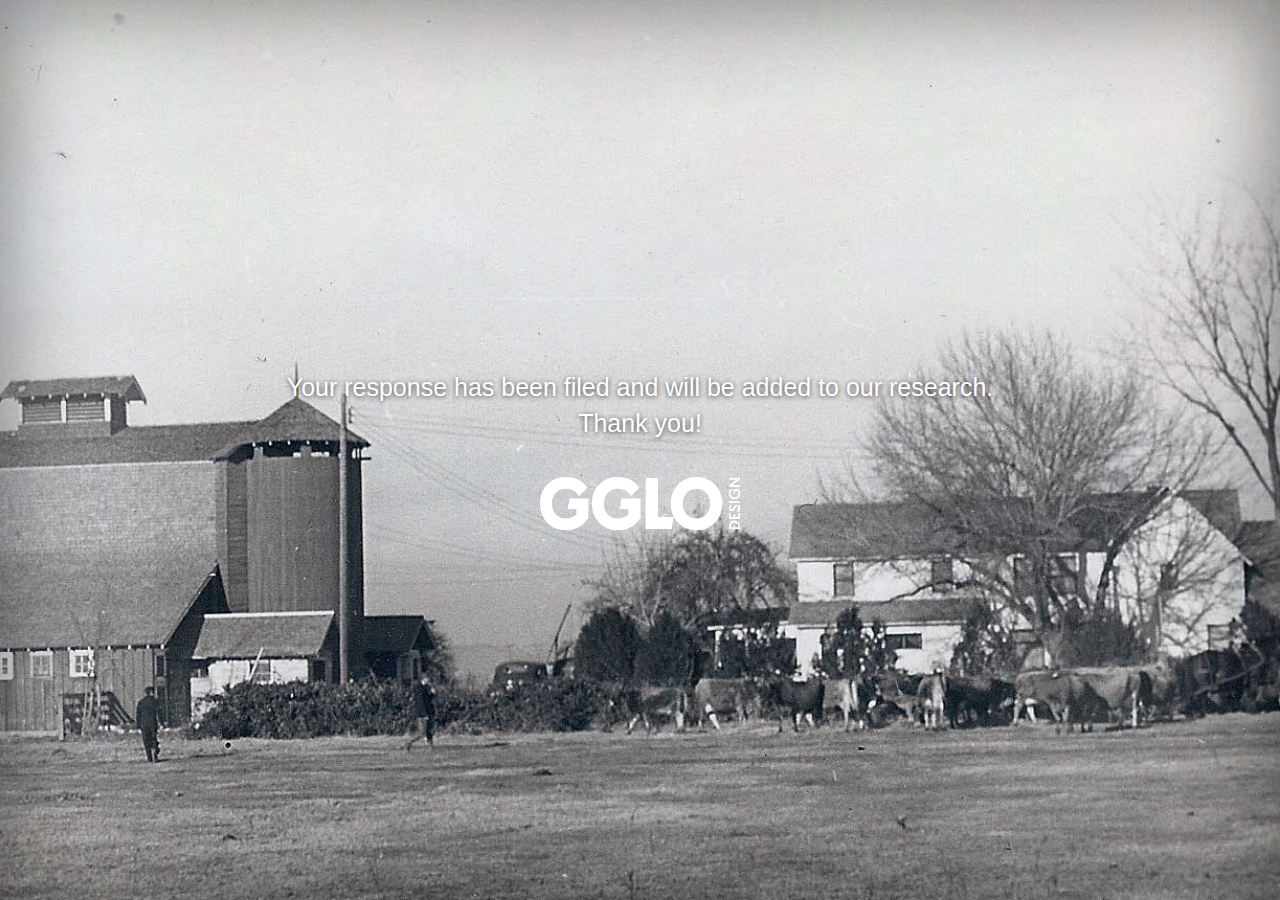
<file: confirm.html>
<!DOCTYPE html>
<html class="full" lang="en">
<!-- Make sure the <html> tag is set to the .full CSS class. Change the background image in the full.css file. -->

<head>

    <meta charset="utf-8">
    <meta http-equiv="X-UA-Compatible" content="IE=edge">
    <meta name="viewport" content="width=device-width, initial-scale=1">
    <meta name="description" content="">
    <meta name="author" content="">

    <title>Thank you</title>

    <!-- Bootstrap Core CSS -->

		<link rel="stylesheet" href="js/bootstrap-3.3.5-dist/css/bootstrap.min.css">

    <!-- Custom CSS -->
    <link href="full.css" rel="stylesheet">

    <!-- HTML5 Shim and Respond.js IE8 support of HTML5 elements and media queries -->
    <!-- WARNING: Respond.js doesn't work if you view the page via file:// -->
    <!--[if lt IE 9]>
        <script src="https://oss.maxcdn.com/libs/html5shiv/3.7.0/html5shiv.js"></script>
        <script src="https://oss.maxcdn.com/libs/respond.js/1.4.2/respond.min.js"></script>
    <![endif]-->

</head>

<body>

    <!-- Navigation -->
    <div class="wrapper">
   	<p class="cover">Your response has been filed and will be added to our research.
					</br>
					Thank you!
					</br>
					</br>
					<img src="img/GGLO_logo.png" width="200"> </p>

	</div>
    <!-- Put your page content here! -->

    <!-- jQuery -->
		<script src="js/jquery-2.1.4.min.js"  type="text/javascript" charset="utf-8" async defer></script>
		<script src="js/bootstrap-3.3.5-dist/js/bootstrap.min.js"  type="text/javascript" charset="utf-8" async defer></script>
</body>

</html>
</file>
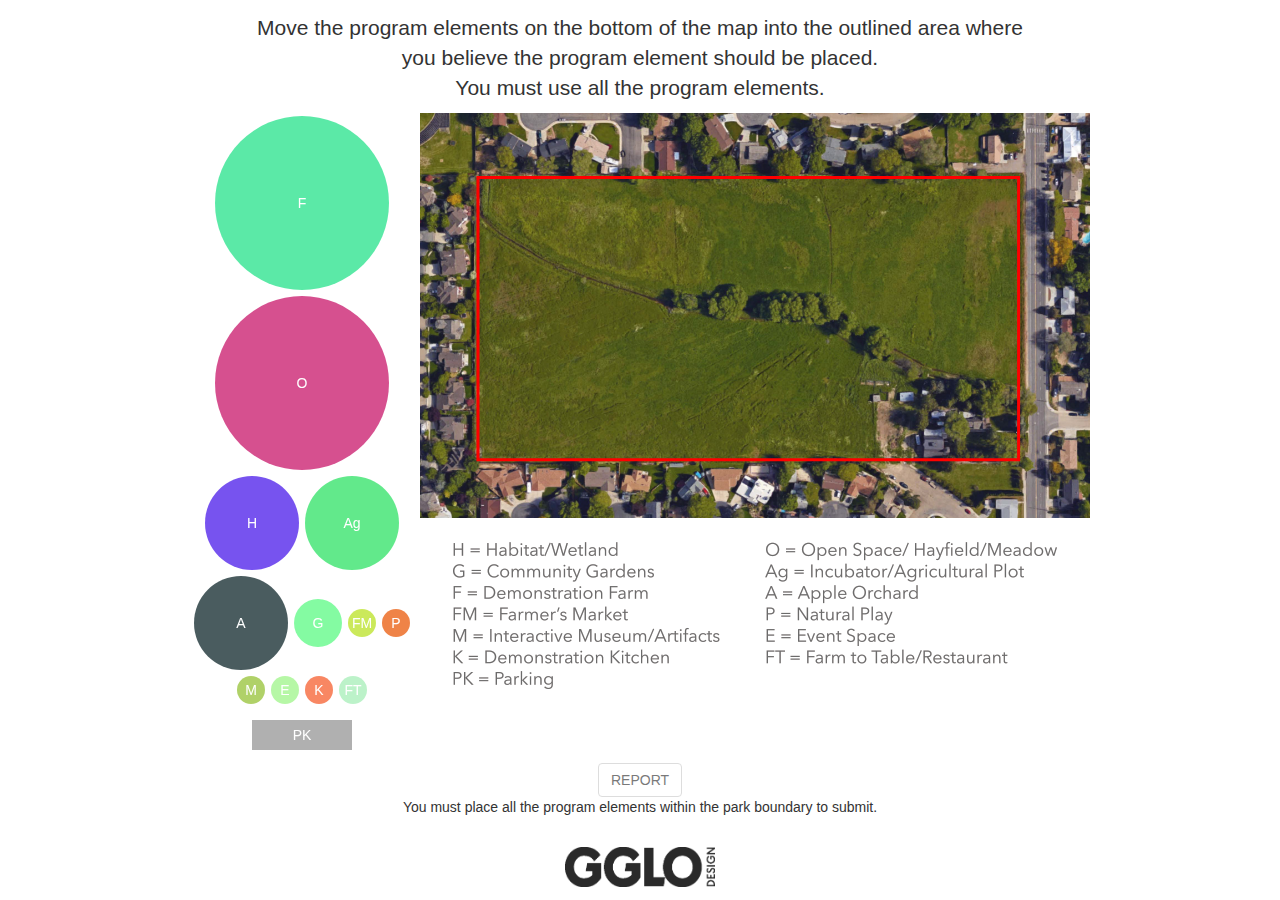
<file: survey.html>
<!DOCTYPE html>
<html class="full">
	<head>
		<title>Park Survey</title>
		<meta charset="utf-8">
		<meta http-equiv="X-UA-Compatible" content="IE=edge">
	    <meta name="description" content="Park Survey">
		<meta name="viewport" content="width=device-width, initial-scale=1">
		<script src="js/jquery-2.1.4.min.js"  type="text/javascript" charset="utf-8" async defer></script>
		<link rel="stylesheet" href="js/bootstrap-3.3.5-dist/css/bootstrap.min.css">
	    <link href="css.css" rel="stylesheet">
		<script src="parkoutline.js" type="text/javascript"></script>
		<script src="parksurvey.js" type="text/javascript"></script>
		<script src="js/ocanvas-2.8.7.min.js" type="text/javascript"></script>
		<!-- <script src="test.js" type="text/javascript"></script> -->
		<style type="text/css">
			canvas {
				position: absolute;
				background: transparent;
				padding: 0 0 0 0;
				margin-left: auto;
				margin-right:auto;	
				display: block;	

			}
			.canvas_container {
				margin-left: auto;
				margin-right: auto;
				padding: auto;
				width: 900px;
				height: 1000px;
			}
		</style>

    <!-- Custom styles for this template -->

	</head>
	<body onload="canvasApp()">
	<!-- <body> -->
	    <script src="js/Modernizr/modernizr-2.0.6.js"></script>
	

		<div class="site-wrapper">

		<!-- site-wrapper -->
		<div class="site-wrapper">
			<!-- site-wrapper-inner -->
			<div class="site-wrapper-inner">

			

					<!-- header -->
					<div class="header">
						Move the program elements on the bottom of the map into the outlined area where you believe the program element should be placed. </br> You must use all the program elements.
					</div>
					<!-- header -->
				<!-- inner cover -->
					<div class='canvas_container' id="canvas_wrapper">

					<canvas id="bkgCanvas"></canvas>
					<canvas id="canvas"></canvas>
					</div>
					<!-- inner cover -->	
				<!-- container -->
				<div class="container">
					<button id="report_button" class="btn btn-default">REPORT</button>
				</div>
				<!-- container -->
				<!-- container -->
				<div class="container">
					<p id="csvOutput"></p>
				</div>
				<input id="data" type='hidden'>
				<!-- container -->
				<img src="img/GGLO_logo_dark.png" style="padding-top:20px" width=150px>
			</div>
			<!-- site-wrapper-inner -->	
		</div>
		<!-- site-wrapper -->

		</div>

		
</body>
</html>
</file>
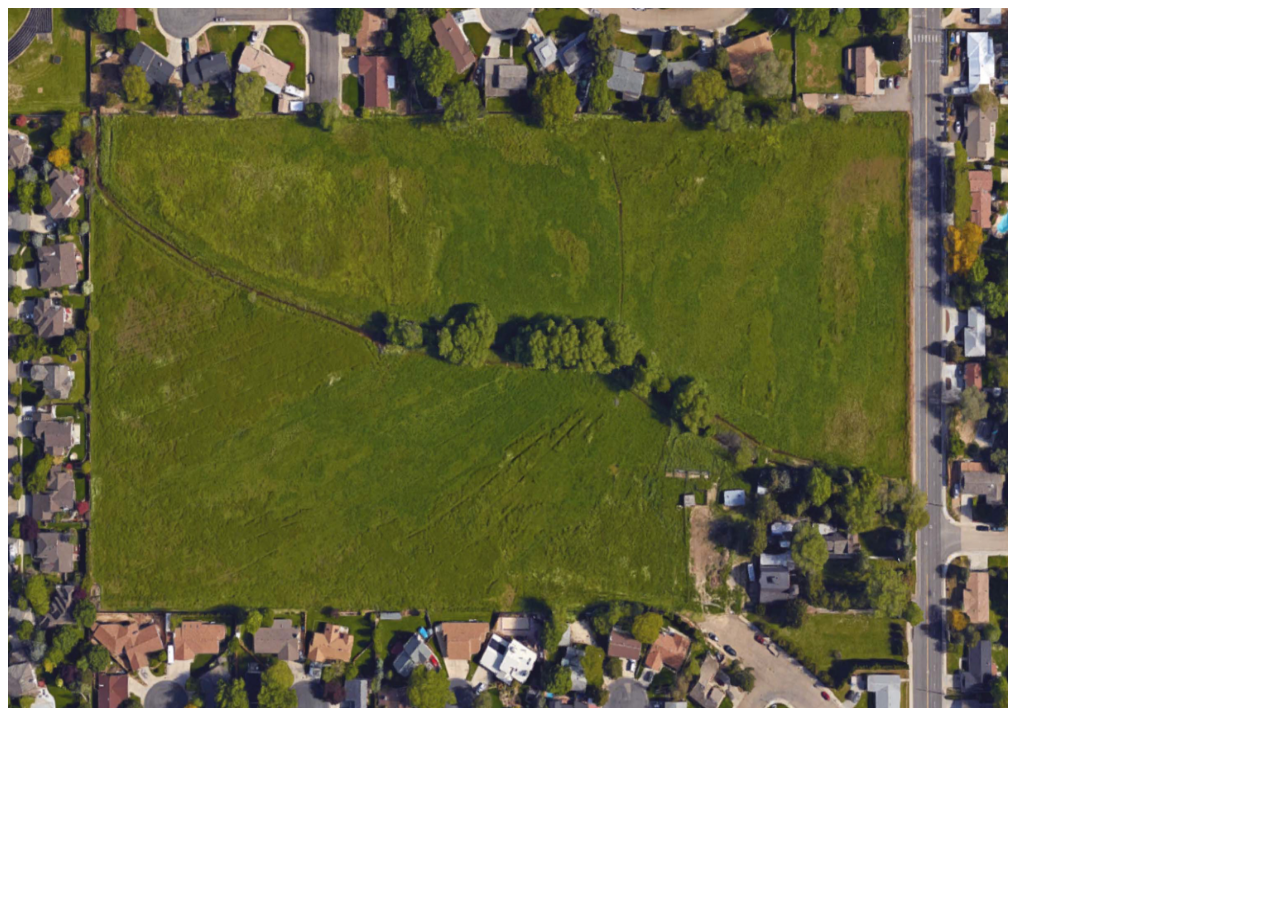
<file: test.html>
<!DOCTYPE html>
<html>
<head>
	<title>TEST</title>
</head>
<script src="test.js"></script>

<body onload="canvasApp()">

<canvas id="bkgCanvas" style="float:left" width=1000 height=700></canvas>

<script type="text/javascript">


</script>
</body>
</html>
</file>
<file: css.css>
html,
body {
  height: 100%;
  background-color: #fff;
}
body {
  color: #333;
  text-align: center;
  display: none;
}

.btn-default,
.btn-default:hover,
.btn-default:focus {
  color: #333;
  text-shadow: none; /* Prevent inheritance from `body` */
  background-color: #9AEC72;
  border: 1px solid #fff;
}

.btn-default:hover {
	background-color: #298E24;
	color: #fff;
}

.site-wrapper {
  display: table;
  width: 100%;
  height: 100%; /* For at least Firefox */
  min-height: 100%;
}
.site-wrapper-inner {
  display: table-cell;
  vertical-align: top;
}

.canvas_container{
	background-color: #fff;
	margin: 10px;
}

.header{
	width: 800px;
	margin:auto;
	font-size: 1.5em;
}
/* Padding for spacing */
.inner {
  padding: auto;
}

/*
 * Affix and center
 */

@media (min-width: 768px) {

  /* Start the vertical centering */
  .site-wrapper-inner {
    vertical-align: middle;
  }
  /* Handle the widths */
  .cover-container {
    width: 100%; /* Must be percentage or pixels for horizontal alignment */
  }
}

@media (min-width: 992px) {
  .masthead,
  .mastfoot,
  .cover-container {
    width: 700px;
  }
}
</file>
<file: full.css>
/*
 * Start Bootstrap - Full (http://startbootstrap.com/)
 * Copyright 2013-2016 Start Bootstrap
 * Licensed under MIT (https://github.com/BlackrockDigital/startbootstrap/blob/gh-pages/LICENSE)
 */

body {
    /*margin-top: 50px;  Required margin for .navbar-fixed-top. Remove if using .navbar-static-top. Change if height of navigation changes. */

    background: url('img/Spaulding-Ranch-Old-Photo.jpg') no-repeat center center fixed;
    -webkit-background-size: cover;
    -moz-background-size: cover;
    background-size: cover;
    height: 100%;
    -o-background-size: cover;
    
  -webkit-box-shadow: inset 0 0 100px rgba(0,0,0,.5);
          box-shadow: inset 0 0 100px rgba(0,0,0,.5);	
}

/* Header Image Background - Change the URL below to your image path (example: ../images/background.jpg) */

.full {
	background-color: #aaa;
    height: 100%;
}
}
.wrapper {
	position:relative;
  display: table;
  width: 100%;
  height: 100%; /* For at least Firefox */
  min-height: 100%;

}
.cover { 
	color: #fff;
	font-size: 25px;
	position: absolute;
  top: 50%;
  transform: translateY(-50%);
  width: 100%;
  padding: auto;
  margin: auto;
  margin: auto;
  text-align: center;  
  text-shadow: 0 1px 5px rgba(0,0,0,.7);
}
.cover .btn-lg {
  padding: 10px 20px;
  font-weight: bold;
}
</file>
